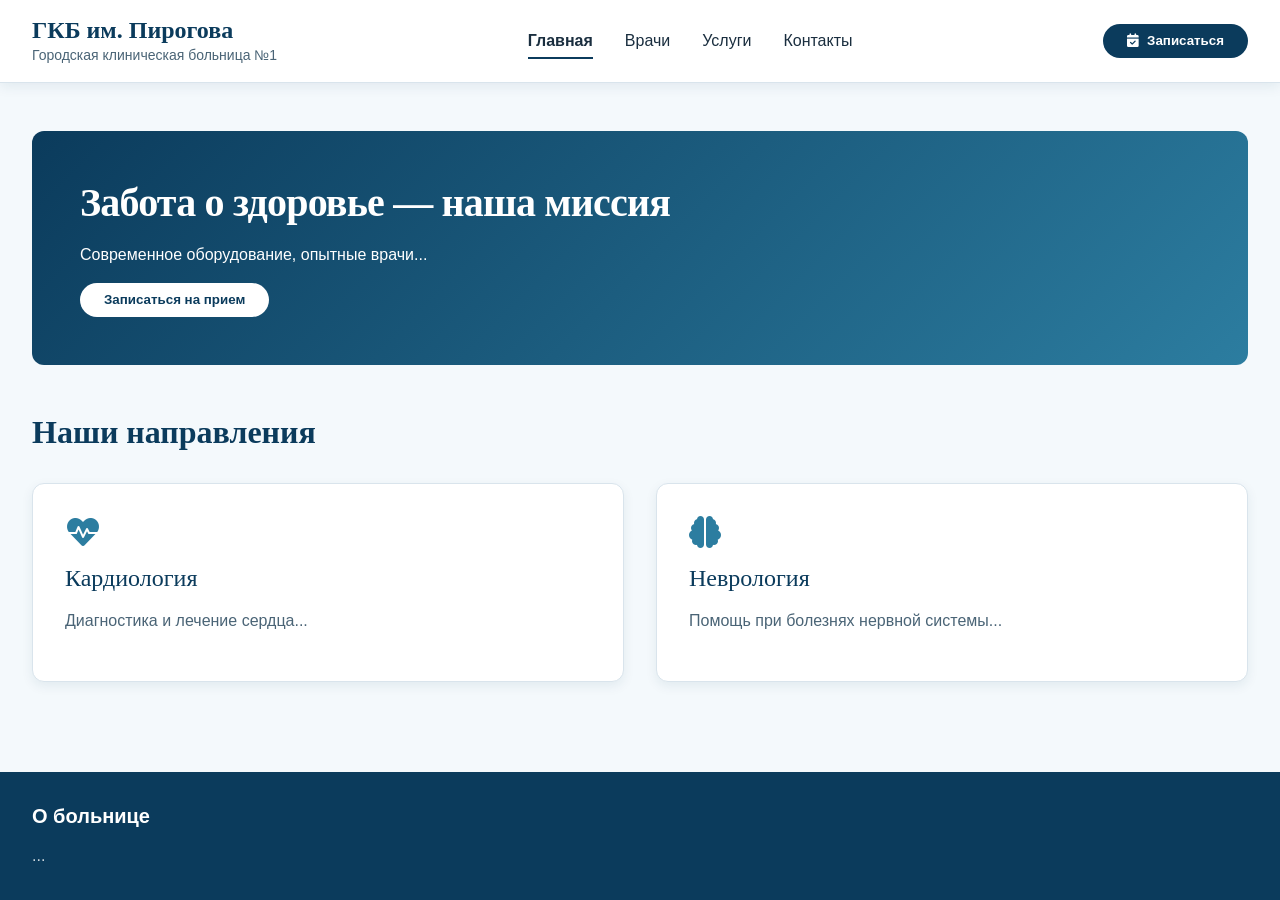
<file: index.html>
<!DOCTYPE html>
<html lang="ru">
<head>
    <meta charset="UTF-8">  <!-- Чтобы нормально отображались русские буквы -->
    <meta name="viewport" content="width=device-width, initial-scale=1.0"> <!-- Чтобы на телефонах сайт нормально сжимался -->
    <title>ГКБ им. Пирогова - Главная</title> <!-- Это название вкладки в браузере -->

    <!-- Подключаем шрифты Google (чтобы текст красиво выглядел) -->
    <link href="https://fonts.googleapis.com/css2?family=Inter...">

    <!-- Иконки Font Awesome (всякие картинки: телефон, календарик и т.д.) -->
    <link rel="stylesheet" href="https://cdnjs.cloudflare.com/ajax/libs/font-awesome/6.0.0-beta3/css/all.min.css">

    <!-- Основные стили (цвета, отступы, шрифты) — лежат в отдельном файле style.css -->
    <link rel="stylesheet" href="style.css">

    <style>
        /* Стили, которые относятся только к этой странице */

        .modal { /* Это затемнённое окно, которое выскакивает поверх страницы */
            display: none;  /* Сначала окно скрыто */
            position: fixed;
            top: 0;
            left: 0;
            width: 100%;
            height: 100%;
            background-color: rgba(0, 0, 0, 0.6); /* Полупрозрачный чёрный фон */
            backdrop-filter: blur(5px); /* Размытие фона за окном */
        }

        .modal.active { /* Когда к окну добавляют класс .active — оно появляется */
            display: flex;
        }

        .modal-content { /* Белая карточка внутри модального окна */
            background-color: white;
            border-radius: 12px;
            width: 90%;
            max-width: 500px;
            animation: slideIn 0.3s ease; /* Плавный выезд сверху */
        }

        @keyframes slideIn { /* Анимация: окно выезжает сверху */
            from { transform: translateY(-50px); opacity: 0; }
            to { transform: translateY(0); opacity: 1; }
        }

        .modal-header { /* Верхняя часть модального окна — градиентный фон */
            background: linear-gradient(135deg, #0B3B5C 0%, #2C7DA0 100%);
            border-radius: 12px 12px 0 0;
        }

        .form-row { /* Два поля в одной строке (например, телефон и дата) */
            display: grid;
            grid-template-columns: 1fr 1fr; /* Две колонки одинаковой ширины */
            gap: 1rem;
        }

        .error-message { /* Красное сообщение об ошибке (сначала скрыто) */
            color: #dc3545;
            display: none;
        }

        .error-message.show { /* Когда ошибку нужно показать — добавляется класс .show */
            display: block;
        }

        .success-notification { /* Зелёное уведомление, которое выезжает снизу-справа */
            position: fixed;
            bottom: 30px;
            right: 30px;
            background-color: #2ecc71;
            transform: translateX(400px); /* Сначала спрятано за правым краем */
        }

        .success-notification.show { /* При появлении выезжает */
            transform: translateX(0);
        }

        @media (max-width: 768px) { /* Правила для телефонов (ширина меньше 768px) */
            .form-row {
                grid-template-columns: 1fr; /* Поля не в ряд, а друг под другом */
            }
        }
    </style>
</head>
<body>

<!-- ЭТО МОДАЛЬНОЕ ОКНО (ВСПЛЫВАЮЩАЯ ФОРМА ЗАПИСИ) -->
<div class="modal" id="appointmentModal">
    <div class="modal-content">
        <div class="modal-header">
            <h3><i class="fas fa-calendar-plus"></i> Запись на прием</h3>
            <button class="modal-close" onclick="closeModal()">&times;</button> <!-- Кнопка-крестик -->
        </div>
        <div class="modal-body">
            <!-- Здесь будет форма -->
            <form id="appointmentForm" onsubmit="submitAppointment(event)">
                <!-- Поля: ФИО, телефон, дата, врач, комментарий, чекбоксы -->
                <!-- Кнопки: Отмена и Отправить -->
            </form>
        </div>
    </div>
</div>

<!-- ШАПКА САЙТА (ХЕДЕР) -->
<header>
    <div class="container header-content">
        <div class="logo">
            <h2>ГКБ им. Пирогова</h2>
            <p>Городская клиническая больница №1</p>
        </div>
        <nav>
            <ul>
                <li><a href="index.html" class="active">Главная</a></li> <!-- class="active" — подсветка текущей страницы -->
                <li><a href="doctors.html">Врачи</a></li>
                <li><a href="services.html">Услуги</a></li>
                <li><a href="contacts.html">Контакты</a></li>
            </ul>
        </nav>
        <button class="btn-appointment" onclick="openModal()"> <!-- Кнопка "Записаться" открывает модалку -->
            <i class="fas fa-calendar-check"></i> Записаться
        </button>
    </div>
</header>

<!-- ОСНОВНОЕ СОДЕРЖИМОЕ -->
<main>
    <div class="container">
        <!-- БОЛЬШАЯ КРАСИВАЯ СЕКЦИЯ С ГРАДИЕНТОМ -->
        <div class="hero-section">
            <h1>Забота о здоровье — наша миссия</h1>
            <p>Современное оборудование, опытные врачи...</p>
            <button class="btn-appointment" onclick="openModal()">Записаться на прием</button>
        </div>

        <!-- БЛОК С НАПРАВЛЕНИЯМИ (КАРТОЧКИ) -->
        <section>
            <h2>Наши направления</h2>
            <div class="card-grid">
                <div class="card">
                    <i class="fas fa-heartbeat"></i>
                    <h3>Кардиология</h3>
                    <p>Диагностика и лечение сердца...</p>
                </div>
                <div class="card">
                    <i class="fas fa-brain"></i>
                    <h3>Неврология</h3>
                    <p>Помощь при болезнях нервной системы...</p>
                </div>
                <!-- ещё две карточки -->
            </div>
        </section>
    </div>
</main>

<!-- ПОДВАЛ (ФУТЕР) -->
<footer>
    <div class="container">
        <div class="footer-grid">
            <div class="footer-col">
                <h4>О больнице</h4>
                <ul>...</ul>
            </div>
            <!-- ещё колонки -->
        </div>
    </div>
</footer>

<script>
    // ========== JavaScript (поведение страницы) ==========

    let currentDoctor = '';
    let currentService = '';

    // Функция открытия модального окна
    function openModal(doctor = '', service = '') {
        // Запоминаем, к кому или на какую услугу записываемся
        currentDoctor = doctor;
        currentService = service;

        const modal = document.getElementById('appointmentModal');
        // Показываем информационный блок, если запись к конкретному врачу или услуге
        if (doctor || service) {
            // ... показываем подсказку
        }

        // Устанавливаем минимальную дату — сегодня (нельзя записаться в прошлое)
        document.getElementById('date').min = new Date().toISOString().split('T')[0];

        modal.classList.add('active');  // Показываем окно
        document.body.style.overflow = 'hidden';  // Запрещаем прокрутку фона
    }

    // Функция закрытия модального окна
    function closeModal() {
        document.getElementById('appointmentModal').classList.remove('active');
        document.body.style.overflow = '';  // Возвращаем прокрутку
        document.getElementById('appointmentForm').reset();  // Очищаем форму
        // Прячем все сообщения об ошибках
        document.querySelectorAll('.error-message').forEach(el => el.classList.remove('show'));
    }

    // Проверка телефона: должен начинаться на +7 или 8, дальше 10 цифр
    function validatePhone(phone) {
        const phoneRegex = /^(\+7|8)[\s\-]?\(?\d{3}\)?[\s\-]?\d{3}[\s\-]?\d{2}[\s\-]?\d{2}$/;
        return phoneRegex.test(phone.replace(/\s+/g, ''));
    }

    // Показать зелёное уведомление об успехе
    function showSuccessMessage(name, phone, callRequest) {
        // ... показывает всплывашку снизу
    }

    // Отправка формы (когда нажали "Отправить заявку")
    function submitAppointment(event) {
        event.preventDefault();  // Отменяем перезагрузку страницы

        // Проверяем все поля на ошибки
        // Если есть ошибки — подсвечиваем красным и показываем сообщения
        // Если всё ок — выводим данные в консоль и показываем зелёное уведомление

        console.log('Данные формы:', { ... });  // Для отладки в консоли браузера
        showSuccessMessage(...);
        closeModal();  // Закрываем окно
    }

    // Закрытие модалки при клике на затемнённую область
    window.onclick = function(event) {
        const modal = document.getElementById('appointmentModal');
        if (event.target === modal) closeModal();
    }

    // Когда страница загрузилась
    document.addEventListener('DOMContentLoaded', function() {
        const phoneInput = document.getElementById('phone');
        // Маска для телефона: при вводе автоматически подставляет +7
        phoneInput.addEventListener('input', function(e) {
            let value = e.target.value.replace(/\D/g, ''); // оставляем только цифры
            if (value.length > 0) {
                if (value.startsWith('7') || value.startsWith('8')) {
                    value = '+7' + value.slice(1);
                } else {
                    value = '+7' + value;
                }
            }
            e.target.value = value;
        });
    });
</script>

</body>
</html>
</file>
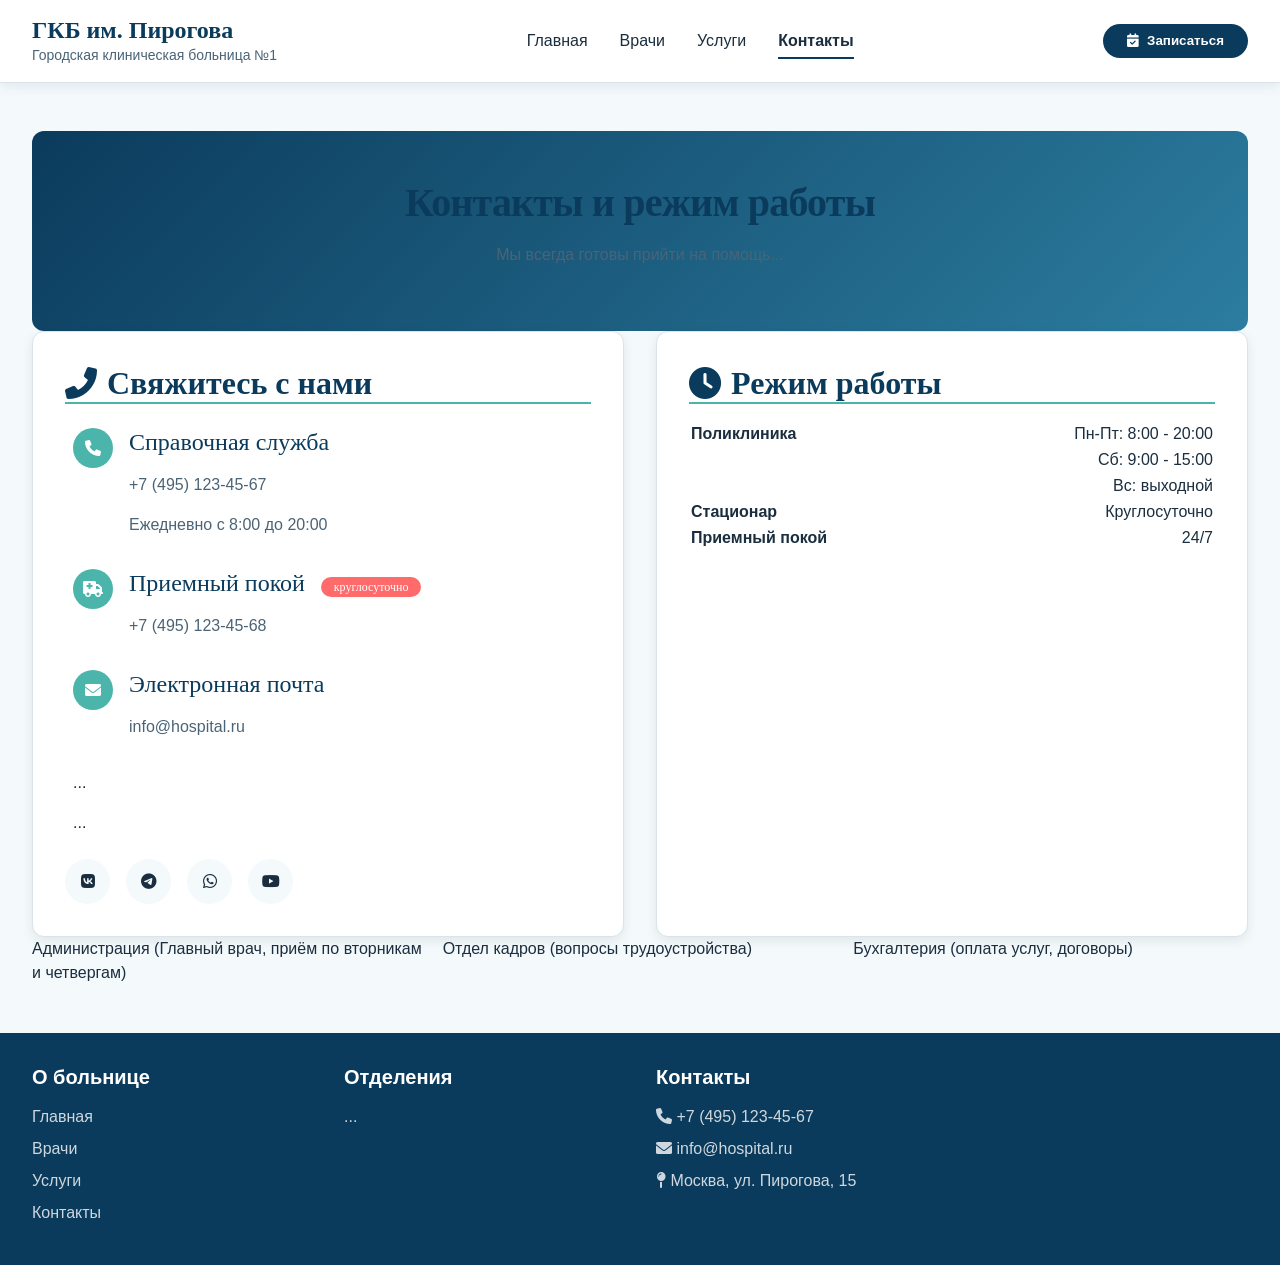
<file: contacts.html>
<!DOCTYPE html>
<html lang="ru">
<head>
    <meta charset="UTF-8"> <!-- Чтобы русские буквы не превращались в кракозябры -->
    <meta name="viewport" content="width=device-width, initial-scale=1.0"> <!-- Чтобы сайт нормально выглядел на телефонах -->
    <title>ГКБ им. Пирогова - Контакты и режим работы</title> <!-- Название вкладки в браузере -->

    <!-- Подключаем красивые шрифты от Google -->
    <link href="https://fonts.googleapis.com/css2?family=Inter...">

    <!-- Подключаем иконки (телефон, конверт, часы и т.д.) -->
    <link rel="stylesheet" href="https://cdnjs.cloudflare.com/ajax/libs/font-awesome/6.0.0-beta3/css/all.min.css">

    <!-- Основные стили (цвета, кнопки, шапка, подвал) из файла style.css -->
    <link rel="stylesheet" href="style.css">

    <style>
        /* ===== ДОПОЛНИТЕЛЬНЫЕ СТИЛИ ТОЛЬКО ДЛЯ ЭТОЙ СТРАНИЦЫ ===== */

        /* Красивая шапка раздела "Контакты" с градиентным фоном */
        .contacts-header {
            background: linear-gradient(135deg, #0B3B5C 0%, #2C7DA0 100%);
            color: white;
            padding: 3rem 0;
            border-radius: 12px;
            text-align: center;
        }

        /* Сетка контактов: две колонки на компьютере, одна на телефоне */
        .contacts-grid {
            display: grid;
            grid-template-columns: repeat(2, 1fr); /* Две колонки одинаковой ширины */
            gap: 2rem;
        }

        /* Карточка с контактной информацией (белый прямоугольник с тенью) */
        .contact-card {
            background-color: white;
            border-radius: 12px;
            padding: 2rem;
            border: 1px solid #D9E4EC;
            box-shadow: 0 4px 12px rgba(0,0,0,0.08);
            transition: transform 0.3s; /* Плавный эффект при наведении */
        }

        .contact-card:hover {
            transform: translateY(-5px); /* Карточка приподнимается при наведении */
        }

        /* Заголовок внутри карточки с иконкой и подчёркиванием */
        .contact-card h2 {
            border-bottom: 2px solid #4CB5AB;
            display: flex;
            align-items: center;
            gap: 10px;
        }

        /* Один пункт контакта (например, телефон) */
        .contact-info-item {
            display: flex;
            gap: 1rem;
            padding: 0.5rem;
            border-radius: 8px;
        }

        /* Круглая иконка слева от контакта */
        .contact-icon {
            width: 40px;
            height: 40px;
            background-color: #4CB5AB;
            border-radius: 50%;
            display: flex;
            align-items: center;
            justify-content: center;
            color: white;
        }

        /* Красный бейджик "круглосуточно" */
        .emergency-badge {
            background-color: #ff6b6b;
            color: white;
            border-radius: 20px;
            padding: 0.2rem 0.8rem;
            font-size: 0.75rem;
            margin-left: 10px;
        }

        /* Таблица с режимом работы отделений */
        .schedule-table {
            width: 100%;
        }
        .schedule-table tr {
            border-bottom: 1px solid #D9E4EC;
        }
        .schedule-table td:first-child {
            font-weight: bold; /* Название отделения жирным */
        }
        .schedule-table td:last-child {
            text-align: right; /* Время работы выравниваем вправо */
        }

        /* Иконки соцсетей */
        .social-links {
            display: flex;
            gap: 1rem;
            margin-top: 1rem;
        }
        .social-link {
            width: 45px;
            height: 45px;
            background-color: #F4F9FC;
            border-radius: 50%;
            display: flex;
            align-items: center;
            justify-content: center;
            transition: all 0.2s;
        }
        .social-link:hover {
            background-color: #0B3B5C;
            color: white;
            transform: translateY(-3px); /* При наведении иконка подпрыгивает */
        }

        /* ===== МОДАЛЬНОЕ ОКНО (ВСПЛЫВАЮЩАЯ ФОРМА ЗАПИСИ) ===== */
        .modal {
            display: none; /* Сначала скрыто */
            position: fixed;
            top: 0;
            left: 0;
            width: 100%;
            height: 100%;
            background-color: rgba(0, 0, 0, 0.6); /* Полупрозрачный чёрный фон */
            backdrop-filter: blur(5px); /* Размытие фона за окном */
            justify-content: center;
            align-items: center;
            z-index: 1000;
        }
        .modal.active {
            display: flex; /* Показываем окно, когда есть класс .active */
        }

        /* Белая карточка внутри модального окна */
        .modal-content {
            background-color: white;
            border-radius: 12px;
            width: 90%;
            max-width: 500px;
            animation: slideIn 0.3s ease;
        }

        /* Анимация: окно выезжает сверху */
        @keyframes slideIn {
            from { transform: translateY(-50px); opacity: 0; }
            to { transform: translateY(0); opacity: 1; }
        }

        /* Голова модального окна (градиентный фон) */
        .modal-header {
            background: linear-gradient(135deg, #0B3B5C, #2C7DA0);
            border-radius: 12px 12px 0 0;
            padding: 1.5rem;
            color: white;
            display: flex;
            justify-content: space-between;
        }

        /* Кнопка-крестик для закрытия */
        .modal-close {
            background: none;
            border: none;
            color: white;
            font-size: 2rem;
            cursor: pointer;
        }

        /* Для телефонов: всё в одну колонку */
        @media (max-width: 768px) {
            .contacts-grid {
                grid-template-columns: 1fr; /* Одна колонка вместо двух */
            }
            .form-row {
                grid-template-columns: 1fr; /* Поля формы друг под другом */
            }
            .modal-content {
                width: 95%;
            }
        }
    </style>
</head>
<body>

<!-- ===== МОДАЛЬНОЕ ОКНО (ФОРМА ЗАПИСИ) ===== -->
<div class="modal" id="appointmentModal">
    <div class="modal-content">
        <div class="modal-header">
            <h3><i class="fas fa-calendar-plus"></i> Запись на прием</h3>
            <button class="modal-close" onclick="closeModal()">&times;</button> <!-- Кнопка закрыть -->
        </div>
        <div class="modal-body">
            <!-- Форма записи. При отправке вызывается функция submitAppointment -->
            <form class="appointment-form" id="appointmentForm" onsubmit="submitAppointment(event)">
                <!-- Поле ФИО -->
                <div class="form-group">
                    <label><i class="fas fa-user"></i> ФИО *</label>
                    <input type="text" id="name" placeholder="Иванов Иван Иванович" required>
                    <div class="error-message" id="nameError">Пожалуйста, введите ФИО</div>
                </div>

                <!-- Телефон и дата в одной строке (на компьютере) -->
                <div class="form-row">
                    <div class="form-group">
                        <label><i class="fas fa-phone"></i> Телефон *</label>
                        <input type="tel" id="phone" placeholder="+7 (___) ___-__-__" required>
                        <div class="error-message" id="phoneError">Введите корректный телефон</div>
                    </div>
                    <div class="form-group">
                        <label><i class="fas fa-calendar"></i> Дата *</label>
                        <input type="date" id="date" required>
                        <div class="error-message" id="dateError">Выберите дату</div>
                    </div>
                </div>

                <!-- Время и врач в одной строке -->
                <div class="form-row">
                    <div class="form-group">
                        <label><i class="fas fa-clock"></i> Время</label>
                        <select id="time">
                            <option value="09:00">09:00</option>
                            <!-- ... остальные часы ... -->
                        </select>
                    </div>
                    <div class="form-group">
                        <label><i class="fas fa-user-md"></i> Специалист</label>
                        <select id="doctor">
                            <option value="">Выберите врача</option>
                            <option value="Петрова А.И. (кардиолог)">Петрова А.И. (кардиолог)</option>
                            <!-- ... остальные врачи ... -->
                        </select>
                    </div>
                </div>

                <!-- Комментарий -->
                <div class="form-group">
                    <label><i class="fas fa-comment"></i> Комментарий</label>
                    <textarea id="comment" rows="3" placeholder="Укажите жалобы..."></textarea>
                </div>

                <!-- Чекбокс: заказать звонок -->
                <div class="checkbox-group">
                    <input type="checkbox" id="callRequest">
                    <label for="callRequest">Перезвоните мне для подтверждения записи</label>
                </div>

                <!-- Чекбокс: согласие на обработку данных (обязательный) -->
                <div class="checkbox-group">
                    <input type="checkbox" id="consent" required>
                    <label for="consent">Я согласен на обработку персональных данных *</label>
                </div>
                <div class="error-message" id="consentError">Необходимо дать согласие</div>

                <!-- Кнопки: Отмена и Отправить -->
                <div class="form-actions">
                    <button type="button" class="btn-cancel" onclick="closeModal()">Отмена</button>
                    <button type="submit" class="btn-submit">Отправить заявку</button>
                </div>
            </form>
        </div>
    </div>
</div>

<!-- ===== ШАПКА САЙТА (ХЕДЕР) ===== -->
<header>
    <div class="container header-content">
        <div class="logo">
            <h2>ГКБ им. Пирогова</h2>
            <p>Городская клиническая больница №1</p>
        </div>
        <nav>
            <ul>
                <li><a href="index.html">Главная</a></li>
                <li><a href="doctors.html">Врачи</a></li>
                <li><a href="services.html">Услуги</a></li>
                <li><a href="contacts.html" class="active">Контакты</a></li> <!-- .active = подсветка текущей страницы -->
            </ul>
        </nav>
        <button class="btn-appointment" onclick="openModal()">
            <i class="fas fa-calendar-check"></i> Записаться <!-- Кнопка открывает модальное окно -->
        </button>
    </div>
</header>

<!-- ===== ОСНОВНОЕ СОДЕРЖИМОЕ ===== -->
<main>
    <div class="container">

        <!-- Красивый заголовок раздела -->
        <div class="contacts-header">
            <h1>Контакты и режим работы</h1>
            <p>Мы всегда готовы прийти на помощь...</p>
        </div>

        <!-- Сетка с двумя карточками: Контакты и Режим работы -->
        <div class="contacts-grid">

            <!-- КАРТОЧКА 1: Свяжитесь с нами -->
            <div class="contact-card">
                <h2><i class="fas fa-phone-alt"></i> Свяжитесь с нами</h2>

                <!-- Пункт: Справочная служба -->
                <div class="contact-info-item">
                    <div class="contact-icon"><i class="fas fa-phone"></i></div>
                    <div class="contact-text">
                        <h3>Справочная служба</h3>
                        <p><a href="tel:+74951234567">+7 (495) 123-45-67</a></p>
                        <p>Ежедневно с 8:00 до 20:00</p>
                    </div>
                </div>

                <!-- Пункт: Приемный покой (с красным бейджиком) -->
                <div class="contact-info-item">
                    <div class="contact-icon"><i class="fas fa-ambulance"></i></div>
                    <div class="contact-text">
                        <h3>Приемный покой <span class="emergency-badge">круглосуточно</span></h3>
                        <p><a href="tel:+74951234568">+7 (495) 123-45-68</a></p>
                    </div>
                </div>

                <!-- Пункт: Email -->
                <div class="contact-info-item">
                    <div class="contact-icon"><i class="fas fa-envelope"></i></div>
                    <div class="contact-text">
                        <h3>Электронная почта</h3>
                        <p><a href="mailto:info@hospital.ru">info@hospital.ru</a></p>
                    </div>
                </div>

                <!-- Пункт: Отдел платных услуг -->
                <div class="contact-info-item">...</div>

                <!-- Пункт: Неотложная помощь (103 или 112) -->
                <div class="contact-info-item">...</div>

                <!-- Иконки соцсетей (ВК, Telegram, WhatsApp, YouTube) -->
                <div class="social-links">
                    <a href="#" class="social-link"><i class="fab fa-vk"></i></a>
                    <a href="#" class="social-link"><i class="fab fa-telegram"></i></a>
                    <a href="#" class="social-link"><i class="fab fa-whatsapp"></i></a>
                    <a href="#" class="social-link"><i class="fab fa-youtube"></i></a>
                </div>
            </div>

            <!-- КАРТОЧКА 2: Режим работы (таблица) -->
            <div class="contact-card">
                <h2><i class="fas fa-clock"></i> Режим работы</h2>
                <table class="schedule-table">
                    <tr><td>Поликлиника</td><td>Пн-Пт: 8:00 - 20:00</td></tr>
                    <tr><td></td><td>Сб: 9:00 - 15:00</td></tr>
                    <tr><td></td><td>Вс: выходной</td></tr>
                    <tr><td>Стационар</td><td>Круглосуточно</td></tr>
                    <tr><td>Приемный покой</td><td>24/7</td></tr>
                    <!-- ... остальные отделения ... -->
                </table>
            </div>
        </div>

        <!-- ТРИ ДОПОЛНИТЕЛЬНЫЕ КАРТОЧКИ: Администрация, Отдел кадров, Бухгалтерия -->
        <div style="display: grid; grid-template-columns: repeat(3, 1fr); gap: 1rem;">
            <div>Администрация (Главный врач, приём по вторникам и четвергам)</div>
            <div>Отдел кадров (вопросы трудоустройства)</div>
            <div>Бухгалтерия (оплата услуг, договоры)</div>
        </div>

    </div>
</main>

<!-- ===== ПОДВАЛ (ФУТЕР) ===== -->
<footer>
    <div class="container">
        <div class="footer-grid">
            <div class="footer-col">
                <h4>О больнице</h4>
                <ul>
                    <li><a href="index.html">Главная</a></li>
                    <li><a href="doctors.html">Врачи</a></li>
                    <li><a href="services.html">Услуги</a></li>
                    <li><a href="contacts.html">Контакты</a></li>
                </ul>
            </div>
            <div class="footer-col">
                <h4>Отделения</h4>
                <ul>...</ul>
            </div>
            <div class="footer-col">
                <h4>Контакты</h4>
                <ul>
                    <li><i class="fas fa-phone"></i> +7 (495) 123-45-67</li>
                    <li><i class="fas fa-envelope"></i> info@hospital.ru</li>
                    <li><i class="fas fa-map-pin"></i> Москва, ул. Пирогова, 15</li>
                </ul>
            </div>
        </div>
    </div>
</footer>

<!-- ===== JAVASCRIPT (поведение страницы) ===== -->
<script>
    // Функция открытия модального окна (вызывается при клике на "Записаться")
    function openModal(doctorName = '', serviceName = '') {
        const modal = document.getElementById('appointmentModal');
        // Если передали имя врача или услуги — показываем подсказку в окне
        // Устанавливаем минимальную дату — сегодня (нельзя записаться в прошлое)
        // Показываем окно и запрещаем прокрутку фона
    }

    // Функция закрытия модального окна
    function closeModal() {
        // Скрываем окно, возвращаем прокрутку, очищаем форму и ошибки
    }

    // Проверка телефона: должен быть +7 или 8 + 10 цифр
    function validatePhone(phone) { ... }

    // Отправка формы (когда нажали "Отправить заявку")
    function submitAppointment(event) {
        event.preventDefault(); // Чтобы страница не перезагружалась
        // Проверяем все поля, показываем ошибки, если есть
        // Если всё ок — выводим данные в консоль и показываем зелёное уведомление
        // Закрываем окно
    }

    // При клике на затемнённый фон — закрываем окно
    window.onclick = function(event) { ... }

    // Когда страница загрузилась — добавляем маску для телефона (автоматически подставляет +7)
    document.addEventListener('DOMContentLoaded', function() { ... });
</script>

</body>
</html>
</file>
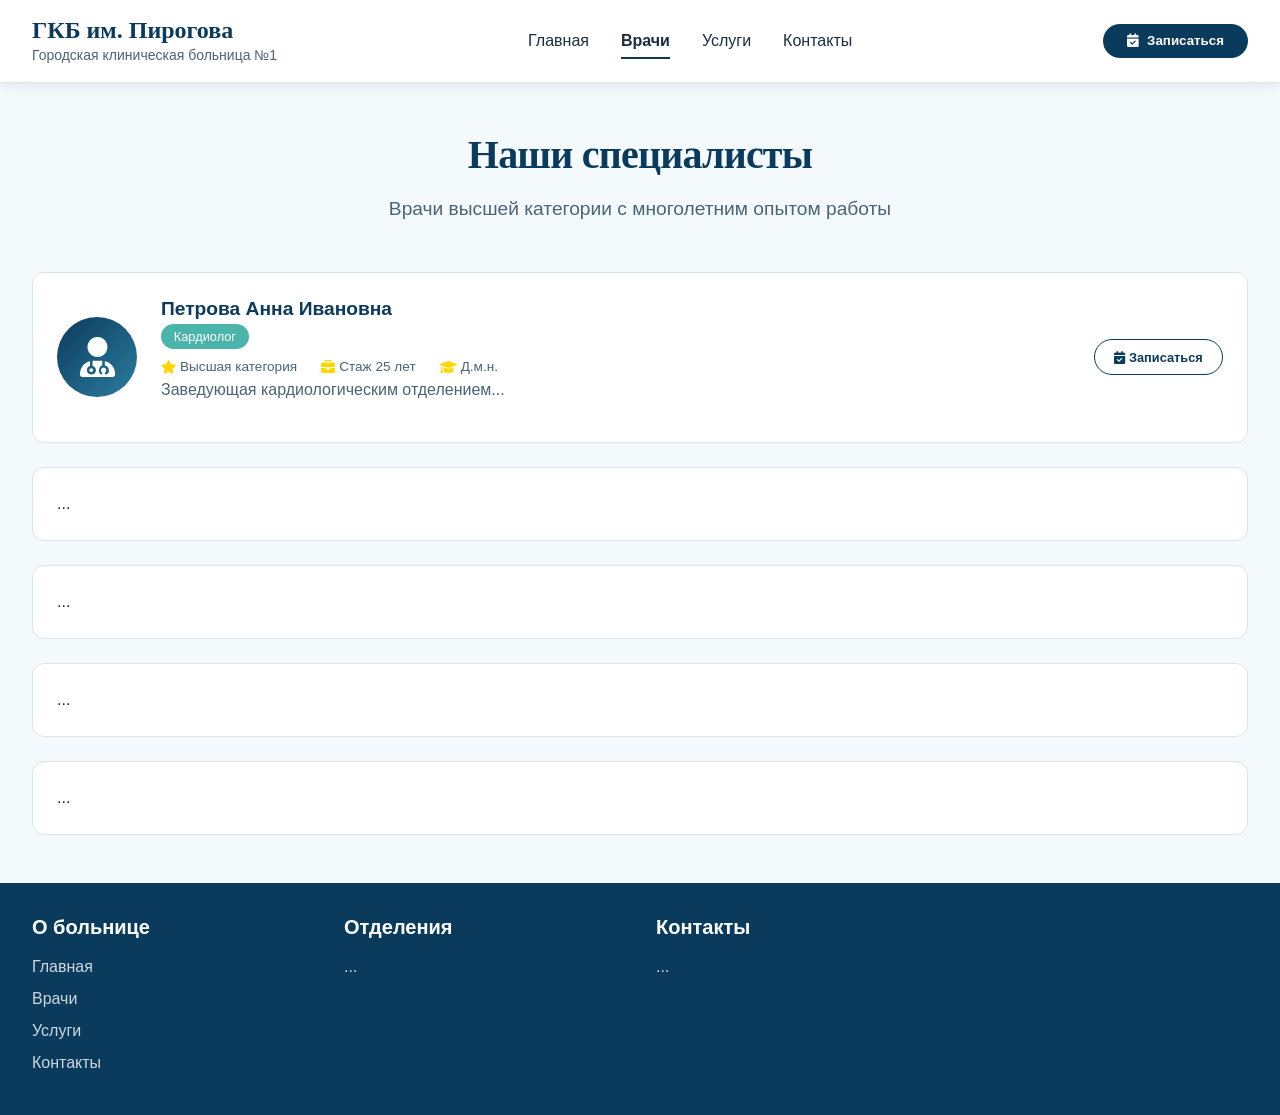
<file: doctors.html>
<!DOCTYPE html>
<html lang="ru">
<head>
    <meta charset="UTF-8"> <!-- Чтобы русские буквы отображались правильно -->
    <meta name="viewport" content="width=device-width, initial-scale=1.0"> <!-- Адаптация под телефоны и планшеты -->
    <title>ГКБ им. Пирогова - Наши врачи</title> <!-- Заголовок на вкладке браузера -->

    <!-- Подключаем красивые шрифты от Google -->
    <link href="https://fonts.googleapis.com/css2?family=Inter...">

    <!-- Подключаем библиотеку иконок Font Awesome (телефон, календарь, врачи и т.д.) -->
    <link rel="stylesheet" href="https://cdnjs.cloudflare.com/ajax/libs/font-awesome/6.0.0-beta3/css/all.min.css">

    <!-- Основные стили (цвета, шапка, подвал, кнопки) из отдельного файла -->
    <link rel="stylesheet" href="style.css">

    <style>
        /* ===== ДОПОЛНИТЕЛЬНЫЕ СТИЛИ ТОЛЬКО ДЛЯ СТРАНИЦЫ ВРАЧЕЙ ===== */

        /* Список врачей — вертикальная колонка */
        .doctor-list {
            display: flex;
            flex-direction: column;
            gap: 1.5rem; /* Расстояние между карточками врачей */
        }

        /* Одна карточка врача */
        .doctor-item {
            display: flex;
            align-items: center; /* Вертикальное выравнивание по центру */
            gap: 1.5rem;
            background-color: white;
            padding: 1.5rem;
            border-radius: 12px;
            border: 1px solid #D9E4EC;
            flex-wrap: wrap; /* Чтобы на телефоне карточка не ломалась */
            transition: all 0.3s ease; /* Плавный эффект при наведении */
        }

        /* Эффект при наведении курсора на карточку */
        .doctor-item:hover {
            box-shadow: 0 8px 20px rgba(11, 59, 92, 0.1);
            border-color: #2C7DA0; /* Меняется цвет рамки */
        }

        /* Аватар врача (круглая иконка с градиентом) */
        .doctor-avatar {
            width: 80px;
            height: 80px;
            background: linear-gradient(135deg, #0B3B5C, #2C7DA0); /* Синий градиент */
            border-radius: 50%; /* Круг */
            display: flex;
            align-items: center;
            justify-content: center;
            color: white;
            font-size: 2.5rem;
        }

        /* Блок с информацией о враче (занимает всё свободное место) */
        .doctor-info {
            flex: 1;
            min-width: 250px;
        }

        /* Имя врача */
        .doctor-info h4 {
            margin-bottom: 4px;
            color: #0B3B5C;
            font-size: 1.2rem;
        }

        /* Специализация (цветной бейджик) */
        .doctor-specialty {
            display: inline-block;
            background-color: #4CB5AB;
            color: white;
            padding: 0.2rem 0.8rem;
            border-radius: 20px;
            font-size: 0.8rem;
        }

        /* Статистика: категория, стаж, учёная степень */
        .doctor-stats {
            display: flex;
            gap: 1.5rem;
            margin-top: 0.5rem;
            flex-wrap: wrap;
        }

        .doctor-stats span {
            font-size: 0.85rem;
            color: #4A6476;
            display: flex;
            align-items: center;
            gap: 4px;
        }

        .doctor-stats i {
            color: gold; /* Звёздочки золотые */
        }

        /* Кнопка "Записаться" (прижимается к правому краю) */
        .btn-outline {
            margin-left: auto;
            padding: 0.6rem 1.2rem;
            white-space: nowrap; /* Чтобы текст не переносился */
        }

        /* ===== МОДАЛЬНОЕ ОКНО (ФОРМА ЗАПИСИ) — такое же, как на других страницах ===== */
        .modal {
            display: none; /* Сначала скрыто */
            position: fixed;
            top: 0;
            left: 0;
            width: 100%;
            height: 100%;
            background-color: rgba(0, 0, 0, 0.6);
            backdrop-filter: blur(5px); /* Размытие фона */
            justify-content: center;
            align-items: center;
            z-index: 1000;
        }
        .modal.active {
            display: flex; /* Показываем, когда есть класс .active */
        }

        /* Белая карточка внутри модального окна */
        .modal-content {
            background-color: white;
            border-radius: 12px;
            width: 90%;
            max-width: 500px;
            animation: slideIn 0.3s ease;
        }

        /* Анимация выезда сверху */
        @keyframes slideIn {
            from { transform: translateY(-50px); opacity: 0; }
            to { transform: translateY(0); opacity: 1; }
        }

        /* Голова модального окна (градиент) */
        .modal-header {
            background: linear-gradient(135deg, #0B3B5C, #2C7DA0);
            border-radius: 12px 12px 0 0;
            padding: 1.5rem;
            color: white;
        }

        /* Кнопка-крестик */
        .modal-close {
            background: none;
            border: none;
            color: white;
            font-size: 2rem;
            cursor: pointer;
        }

        /* Для телефонов: карточки врачей в столбик, кнопки на всю ширину */
        @media (max-width: 768px) {
            .doctor-item {
                flex-direction: column; /* Всё в колонку */
                text-align: center;
            }
            .btn-outline {
                margin-left: 0;
                width: 100%; /* Кнопка на всю ширину */
            }
            .form-row {
                grid-template-columns: 1fr; /* Поля формы друг под другом */
            }
        }
    </style>
</head>
<body>

<!-- ===== МОДАЛЬНОЕ ОКНО (ВСПЛЫВАЮЩАЯ ФОРМА ЗАПИСИ) ===== -->
<div class="modal" id="appointmentModal">
    <div class="modal-content">
        <div class="modal-header">
            <h3><i class="fas fa-calendar-plus"></i> Запись на прием</h3>
            <button class="modal-close" onclick="closeModal()">&times;</button>
        </div>
        <div class="modal-body">
            <!-- Информационная строка (например: "Запись к врачу: Петрова А.И.") -->
            <div class="service-info" id="selectedServiceInfo" style="display: none;">
                <i class="fas fa-info-circle"></i>
                <span id="selectedServiceText"></span>
            </div>

            <!-- Форма записи -->
            <form class="appointment-form" id="appointmentForm" onsubmit="submitAppointment(event)">
                <!-- Поле ФИО -->
                <div class="form-group">
                    <label><i class="fas fa-user"></i> ФИО *</label>
                    <input type="text" id="name" placeholder="Иванов Иван Иванович" required>
                    <div class="error-message" id="nameError">Пожалуйста, введите ФИО</div>
                </div>

                <!-- Телефон и дата в одной строке (на компьютере) -->
                <div class="form-row">
                    <div class="form-group">
                        <label><i class="fas fa-phone"></i> Телефон *</label>
                        <input type="tel" id="phone" placeholder="+7 (___) ___-__-__" required>
                        <div class="error-message" id="phoneError">Введите корректный телефон</div>
                    </div>
                    <div class="form-group">
                        <label><i class="fas fa-calendar"></i> Дата *</label>
                        <input type="date" id="date" required>
                        <div class="error-message" id="dateError">Выберите дату</div>
                    </div>
                </div>

                <!-- Время и врач в одной строке -->
                <div class="form-row">
                    <div class="form-group">
                        <label><i class="fas fa-clock"></i> Время</label>
                        <select id="time">...</select>
                    </div>
                    <div class="form-group">
                        <label><i class="fas fa-user-md"></i> Специалист</label>
                        <select id="doctor">...</select>
                    </div>
                </div>

                <!-- Комментарий -->
                <div class="form-group">
                    <label><i class="fas fa-comment"></i> Комментарий</label>
                    <textarea id="comment" rows="3" placeholder="Укажите жалобы..."></textarea>
                </div>

                <!-- Чекбокс "Заказать звонок" -->
                <div class="checkbox-group">
                    <input type="checkbox" id="callRequest">
                    <label for="callRequest">Перезвоните мне для подтверждения записи</label>
                </div>

                <!-- Чекбокс "Согласие на обработку данных" (обязательный) -->
                <div class="checkbox-group">
                    <input type="checkbox" id="consent" required>
                    <label for="consent">Я согласен на обработку персональных данных *</label>
                </div>
                <div class="error-message" id="consentError">Необходимо дать согласие</div>

                <!-- Кнопки: Отмена и Отправить -->
                <div class="form-actions">
                    <button type="button" class="btn-cancel" onclick="closeModal()">Отмена</button>
                    <button type="submit" class="btn-submit">Отправить заявку</button>
                </div>
            </form>
        </div>
    </div>
</div>

<!-- ===== ШАПКА САЙТА (ХЕДЕР) ===== -->
<header>
    <div class="container header-content">
        <div class="logo">
            <h2>ГКБ им. Пирогова</h2>
            <p>Городская клиническая больница №1</p>
        </div>
        <nav>
            <ul>
                <li><a href="index.html">Главная</a></li>
                <li><a href="doctors.html" class="active">Врачи</a></li> <!-- .active — подсветка текущей страницы -->
                <li><a href="services.html">Услуги</a></li>
                <li><a href="contacts.html">Контакты</a></li>
            </ul>
        </nav>
        <button class="btn-appointment" onclick="openModal()">
            <i class="fas fa-calendar-check"></i> Записаться
        </button>
    </div>
</header>

<!-- ===== ОСНОВНОЕ СОДЕРЖИМОЕ ===== -->
<main>
    <div class="container">
        <!-- Заголовок страницы -->
        <div class="page-header">
            <h1>Наши специалисты</h1>
            <p>Врачи высшей категории с многолетним опытом работы</p>
        </div>

        <!-- Список врачей -->
        <section>
            <div class="doctor-list">

                <!-- ВРАЧ 1: Петрова Анна Ивановна (кардиолог) -->
                <div class="doctor-item">
                    <div class="doctor-avatar">
                        <i class="fas fa-user-md"></i> <!-- Иконка врача -->
                    </div>
                    <div class="doctor-info">
                        <h4>Петрова Анна Ивановна</h4>
                        <span class="doctor-specialty">Кардиолог</span>
                        <div class="doctor-stats">
                            <span><i class="fas fa-star"></i> Высшая категория</span>
                            <span><i class="fas fa-briefcase"></i> Стаж 25 лет</span>
                            <span><i class="fas fa-graduation-cap"></i> Д.м.н.</span>
                        </div>
                        <p>Заведующая кардиологическим отделением...</p>
                    </div>
                    <button class="btn-outline" onclick="openModal('Петрова Анна Ивановна')">
                        <i class="fas fa-calendar-check"></i> Записаться
                    </button>
                </div>

                <!-- ВРАЧ 2: Соколов Дмитрий Павлович (невролог) -->
                <div class="doctor-item">...</div>

                <!-- ВРАЧ 3: Иванова Елена Сергеевна (УЗИ-диагностика) -->
                <div class="doctor-item">...</div>

                <!-- ВРАЧ 4: Козлов Андрей Викторович (хирург-ортопед) -->
                <div class="doctor-item">...</div>

                <!-- ВРАЧ 5: Михайлова Татьяна Викторовна (терапевт) -->
                <div class="doctor-item">...</div>

            </div>
        </section>
    </div>
</main>

<!-- ===== ПОДВАЛ (ФУТЕР) ===== -->
<footer>
    <div class="container">
        <div class="footer-grid">
            <div class="footer-col">
                <h4>О больнице</h4>
                <ul>
                    <li><a href="index.html">Главная</a></li>
                    <li><a href="doctors.html">Врачи</a></li>
                    <li><a href="services.html">Услуги</a></li>
                    <li><a href="contacts.html">Контакты</a></li>
                </ul>
            </div>
            <div class="footer-col">
                <h4>Отделения</h4>
                <ul>...</ul>
            </div>
            <div class="footer-col">
                <h4>Контакты</h4>
                <ul>...</ul>
            </div>
        </div>
    </div>
</footer>

<!-- ===== JAVASCRIPT (поведение страницы) ===== -->
<script>
    // Функция открытия модального окна
    // Если передан doctorName — подставляем его в форму и показываем подсказку
    function openModal(doctorName = '') {
        const modal = document.getElementById('appointmentModal');
        const serviceInfo = document.getElementById('selectedServiceInfo');
        const serviceText = document.getElementById('selectedServiceText');

        if (doctorName) {
            serviceInfo.style.display = 'block';
            serviceText.textContent = `Запись к врачу: ${doctorName}`;

            // Автоматически выбираем этого врача в выпадающем списке
            const doctorSelect = document.getElementById('doctor');
            for (let option of doctorSelect.options) {
                if (option.text.includes(doctorName.split(' ')[0])) {
                    doctorSelect.value = option.value;
                    break;
                }
            }
        } else {
            serviceInfo.style.display = 'none';
        }

        // Нельзя выбрать дату раньше сегодняшней
        document.getElementById('date').min = new Date().toISOString().split('T')[0];

        modal.classList.add('active');
        document.body.style.overflow = 'hidden'; // Запрещаем прокрутку фона
    }

    // Закрыть модальное окно
    function closeModal() {
        document.getElementById('appointmentModal').classList.remove('active');
        document.body.style.overflow = '';
        document.getElementById('appointmentForm').reset(); // Очищаем форму
        // Скрываем все сообщения об ошибках
        document.querySelectorAll('.error-message').forEach(el => el.classList.remove('show'));
    }

    // Проверка телефона: +7 или 8, потом 10 цифр
    function validatePhone(phone) { ... }

    // Отправка формы (когда нажали "Отправить заявку")
    function submitAppointment(event) {
        event.preventDefault(); // Не перезагружать страницу

        // Проверяем все поля, показываем ошибки
        // Если всё ок — выводим в консоль и показываем зелёное уведомление

        // Здесь данные НЕ сохраняются в localStorage
        // (только выводятся в консоль и показывается уведомление)

        closeModal(); // Закрываем окно после отправки
    }

    // При клике на затемнённый фон — закрываем окно
    window.onclick = function(event) {
        if (event.target === document.getElementById('appointmentModal')) {
            closeModal();
        }
    }

    // Маска для телефона: автоматически подставляет +7 при вводе
    document.addEventListener('DOMContentLoaded', function() {
        const phoneInput = document.getElementById('phone');
        phoneInput.addEventListener('input', function(e) {
            let value = e.target.value.replace(/\D/g, '');
            if (value.length > 0) {
                if (value.startsWith('7') || value.startsWith('8')) {
                    value = '+7' + value.slice(1);
                } else {
                    value = '+7' + value;
                }
            }
            e.target.value = value;
        });

        // Подсветка активного пункта меню
        const currentPage = 'doctors.html';
        document.querySelectorAll('nav a').forEach(link => {
            link.classList.remove('active');
            if (link.getAttribute('href') === currentPage) {
                link.classList.add('active');
            }
        });
    });
</script>

</body>
</html>
</file>
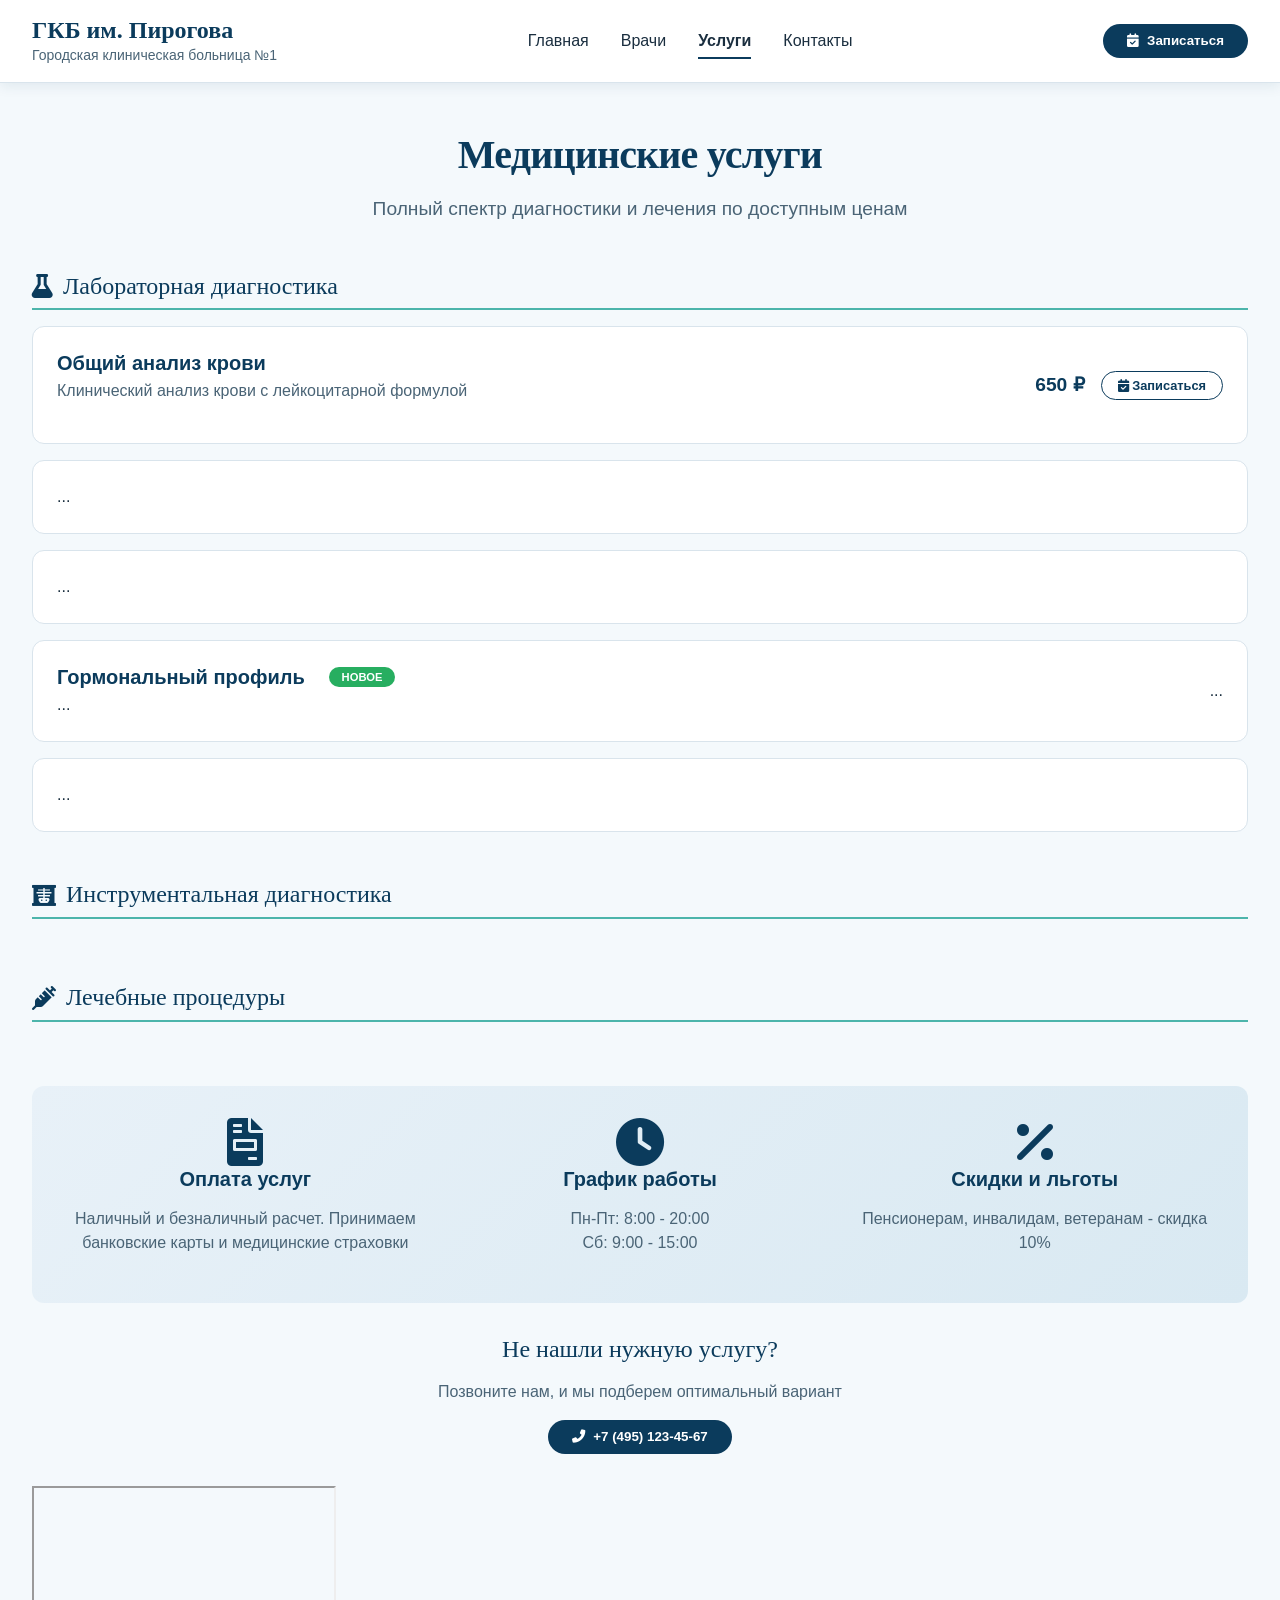
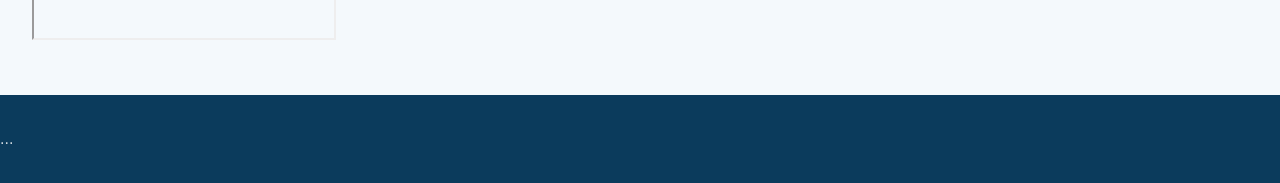
<file: services.html>
<!DOCTYPE html>
<html lang="ru">
<head>
    <meta charset="UTF-8"> <!-- Чтобы русские буквы отображались правильно -->
    <meta name="viewport" content="width=device-width, initial-scale=1.0"> <!-- Адаптация под телефоны и планшеты -->
    <title>ГКБ им. Пирогова - Медицинские услуги</title> <!-- Заголовок на вкладке браузера -->

    <!-- Подключаем красивые шрифты от Google -->
    <link href="https://fonts.googleapis.com/css2?family=Inter...">

    <!-- Подключаем библиотеку иконок Font Awesome (пробирка, рентген, шприц и т.д.) -->
    <link rel="stylesheet" href="https://cdnjs.cloudflare.com/ajax/libs/font-awesome/6.0.0-beta3/css/all.min.css">

    <!-- Основные стили (цвета, шапка, подвал) из отдельного файла -->
    <link rel="stylesheet" href="style.css">

    <style>
        /* ===== ДОПОЛНИТЕЛЬНЫЕ СТИЛИ ТОЛЬКО ДЛЯ СТРАНИЦЫ УСЛУГ ===== */

        /* Один раздел услуг (например, Лабораторная диагностика) */
        .services-section {
            margin-bottom: 3rem;
        }

        /* Заголовок раздела с иконкой и подчёркиванием */
        .services-section h3 {
            color: #0B3B5C;
            border-bottom: 2px solid #4CB5AB;
            display: flex;
            align-items: center;
            gap: 10px;
            padding-bottom: 0.5rem;
        }

        /* Список услуг в разделе — вертикальная колонка */
        .services-list {
            display: flex;
            flex-direction: column;
            gap: 1rem;
        }

        /* Одна услуга (строка с названием, ценой и кнопкой) */
        .service-item {
            background-color: white;
            border-radius: 12px;
            padding: 1.5rem;
            border: 1px solid #D9E4EC;
            display: flex;
            justify-content: space-between;
            align-items: center;
            flex-wrap: wrap; /* Чтобы на телефоне не ломалось */
            gap: 1rem;
            transition: all 0.2s;
        }

        /* Эффект при наведении на услугу */
        .service-item:hover {
            box-shadow: 0 4px 12px rgba(11, 59, 92, 0.08);
            border-color: #2C7DA0;
            transform: translateX(5px); /* Сдвиг вправо при наведении */
        }

        /* Блок с описанием услуги (занимает больше места) */
        .service-info {
            flex: 2;
            min-width: 250px;
        }

        /* Название услуги */
        .service-info h4 {
            margin-bottom: 4px;
            color: #0B3B5C;
            display: flex;
            align-items: center;
            flex-wrap: wrap;
            gap: 8px;
        }

        /* Цена услуги */
        .service-price {
            font-weight: 700;
            color: #0B3B5C;
            font-size: 1.2rem;
            min-width: 100px;
            text-align: right;
        }

        /* Цветной бейджик (Новое, Хиты) */
        .service-badge {
            display: inline-block;
            background-color: #4CB5AB;
            color: white;
            padding: 0.2rem 0.8rem;
            border-radius: 20px;
            font-size: 0.7rem;
            margin-left: 1rem;
            text-transform: uppercase;
        }

        .service-badge.popular {
            background-color: #e67e22; /* Оранжевый для "Хитов" */
        }

        .service-badge.new {
            background-color: #27ae60; /* Зелёный для "Нового" */
        }

        /* Кнопка "Записаться" */
        .btn-outline {
            white-space: nowrap; /* Чтобы текст не переносился */
        }

        /* ===== МОДАЛЬНОЕ ОКНО (ФОРМА ЗАПИСИ) — такое же, как на других страницах ===== */
        .modal {
            display: none;
            position: fixed;
            top: 0;
            left: 0;
            width: 100%;
            height: 100%;
            background-color: rgba(0, 0, 0, 0.6);
            backdrop-filter: blur(5px);
            justify-content: center;
            align-items: center;
            z-index: 1000;
        }
        .modal.active {
            display: flex;
        }

        /* Белая карточка внутри модального окна */
        .modal-content {
            background-color: white;
            border-radius: 12px;
            width: 90%;
            max-width: 500px;
            animation: slideIn 0.3s ease;
        }

        /* Анимация выезда сверху */
        @keyframes slideIn {
            from { transform: translateY(-50px); opacity: 0; }
            to { transform: translateY(0); opacity: 1; }
        }

        /* Голова модального окна (градиент) */
        .modal-header {
            background: linear-gradient(135deg, #0B3B5C, #2C7DA0);
            border-radius: 12px 12px 0 0;
            padding: 1.5rem;
            color: white;
        }

        /* Кнопка-крестик */
        .modal-close {
            background: none;
            border: none;
            color: white;
            font-size: 2rem;
            cursor: pointer;
        }

        /* Для телефонов: услуги в столбик, кнопки на всю ширину */
        @media (max-width: 768px) {
            .service-item {
                flex-direction: column;
                text-align: center;
            }
            .btn-outline {
                width: 100%;
            }
            .form-row {
                grid-template-columns: 1fr;
            }
        }
    </style>
</head>
<body>

<!-- ===== МОДАЛЬНОЕ ОКНО (ВСПЛЫВАЮЩАЯ ФОРМА ЗАПИСИ) ===== -->
<div class="modal" id="appointmentModal">
    <div class="modal-content">
        <div class="modal-header">
            <h3><i class="fas fa-calendar-plus"></i> Запись на прием</h3>
            <button class="modal-close" onclick="closeModal()">&times;</button>
        </div>
        <div class="modal-body">
            <!-- Информационная строка (например: "Запись на услугу: МРТ") -->
            <div class="service-info" id="selectedServiceInfo" style="display: none;">
                <i class="fas fa-info-circle"></i>
                <span id="selectedServiceText"></span>
            </div>

            <!-- Форма записи (такая же, как на других страницах) -->
            <form class="appointment-form" id="appointmentForm" onsubmit="submitAppointment(event)">
                <!-- Поле ФИО -->
                <div class="form-group">
                    <label><i class="fas fa-user"></i> ФИО *</label>
                    <input type="text" id="name" placeholder="Иванов Иван Иванович" required>
                    <div class="error-message" id="nameError">Пожалуйста, введите ФИО</div>
                </div>

                <!-- Телефон и дата в одной строке (на компьютере) -->
                <div class="form-row">...</div>

                <!-- Время и врач в одной строке -->
                <div class="form-row">...</div>

                <!-- Комментарий, чекбоксы, кнопки... -->
                ...
            </form>
        </div>
    </div>
</div>

<!-- ===== ШАПКА САЙТА (ХЕДЕР) ===== -->
<header>
    <div class="container header-content">
        <div class="logo">
            <h2>ГКБ им. Пирогова</h2>
            <p>Городская клиническая больница №1</p>
        </div>
        <nav>
            <ul>
                <li><a href="index.html">Главная</a></li>
                <li><a href="doctors.html">Врачи</a></li>
                <li><a href="services.html" class="active">Услуги</a></li> <!-- .active — подсветка текущей страницы -->
                <li><a href="contacts.html">Контакты</a></li>
            </ul>
        </nav>
        <button class="btn-appointment" onclick="openModal()">
            <i class="fas fa-calendar-check"></i> Записаться
        </button>
    </div>
</header>

<!-- ===== ОСНОВНОЕ СОДЕРЖИМОЕ ===== -->
<main>
    <div class="container">
        <!-- Заголовок страницы -->
        <div class="page-header">
            <h1>Медицинские услуги</h1>
            <p>Полный спектр диагностики и лечения по доступным ценам</p>
        </div>

        <!-- РАЗДЕЛ 1: Лабораторная диагностика -->
        <section class="services-section">
            <h3><i class="fas fa-flask"></i> Лабораторная диагностика</h3>
            <div class="services-list">
                <!-- Услуга: Общий анализ крови -->
                <div class="service-item">
                    <div class="service-info">
                        <h4>Общий анализ крови</h4>
                        <p>Клинический анализ крови с лейкоцитарной формулой</p>
                    </div>
                    <div class="service-price">650 ₽</div>
                    <button class="btn-outline" onclick="openModal('', 'Общий анализ крови')">
                        <i class="fas fa-calendar-check"></i> Записаться
                    </button>
                </div>

                <!-- Услуга: Биохимический анализ крови -->
                <div class="service-item">...</div>

                <!-- Услуга: Анализ мочи -->
                <div class="service-item">...</div>

                <!-- Услуга: Гормональный профиль (с бейджиком "Новое") -->
                <div class="service-item">
                    <div class="service-info">
                        <h4>Гормональный профиль <span class="service-badge new">Новое</span></h4>
                        ...
                    </div>
                    ...
                </div>

                <!-- Услуга: Коагулограмма -->
                <div class="service-item">...</div>
            </div>
        </section>

        <!-- РАЗДЕЛ 2: Инструментальная диагностика -->
        <section class="services-section">
            <h3><i class="fas fa-x-ray"></i> Инструментальная диагностика</h3>
            <div class="services-list">
                <!-- УЗИ брюшной полости, УЗИ щитовидной железы, ЭКГ, ЭхоКГ, МРТ, КТ, ФГДС... -->
                <!-- У МРТ есть бейджик "Хиты" (оранжевый) -->
            </div>
        </section>

        <!-- РАЗДЕЛ 3: Лечебные процедуры -->
        <section class="services-section">
            <h3><i class="fas fa-syringe"></i> Лечебные процедуры</h3>
            <div class="services-list">
                <!-- Инъекция, Физиотерапия, Массаж, ЛФК -->
            </div>
        </section>

        <!-- ИНФОРМАЦИОННЫЙ БЛОК (Оплата, график работы, скидки) -->
        <div style="background: linear-gradient(135deg, #e8f1f8 0%, #d9e9f2 100%); border-radius: 12px; padding: 2rem;">
            <div style="display: grid; grid-template-columns: repeat(auto-fit, minmax(250px, 1fr)); gap: 2rem;">
                <div style="text-align: center;">
                    <i class="fas fa-file-invoice" style="font-size: 3rem; color: #0B3B5C;"></i>
                    <h4>Оплата услуг</h4>
                    <p>Наличный и безналичный расчет. Принимаем банковские карты и медицинские страховки</p>
                </div>
                <div style="text-align: center;">
                    <i class="fas fa-clock" style="font-size: 3rem; color: #0B3B5C;"></i>
                    <h4>График работы</h4>
                    <p>Пн-Пт: 8:00 - 20:00<br>Сб: 9:00 - 15:00</p>
                </div>
                <div style="text-align: center;">
                    <i class="fas fa-percent" style="font-size: 3rem; color: #0B3B5C;"></i>
                    <h4>Скидки и льготы</h4>
                    <p>Пенсионерам, инвалидам, ветеранам - скидка 10%</p>
                </div>
            </div>
        </div>

        <!-- ПРИЗЫВ К ДЕЙСТВИЮ (если не нашли нужную услугу) -->
        <div style="text-align: center; margin: 2rem 0;">
            <h3>Не нашли нужную услугу?</h3>
            <p>Позвоните нам, и мы подберем оптимальный вариант</p>
            <button class="btn-appointment" onclick="window.location.href='tel:+74951234567'">
                <i class="fas fa-phone-alt"></i> +7 (495) 123-45-67
            </button>
        </div>

        <!-- КАРТА ПРОЕЗДА (Яндекс.Карты) -->
        <iframe src="https://yandex.ru/map-widget/v1/?ll=37.562056%2C55.728900&mode=whatshere&..."></iframe>
    </div>
</main>

<!-- ===== ПОДВАЛ (ФУТЕР) ===== -->
<footer>...</footer>

<!-- ===== JAVASCRIPT ===== -->
<script>
    // Функция открытия модального окна
    // Если передан serviceName — подставляем его в подсказку
    function openModal(doctorName = '', serviceName = '') {
        const modal = document.getElementById('appointmentModal');
        const serviceInfo = document.getElementById('selectedServiceInfo');
        const serviceText = document.getElementById('selectedServiceText');

        if (serviceName) {
            serviceInfo.style.display = 'block';
            serviceText.textContent = `Запись на услугу: ${serviceName}`;
        } else if (doctorName) {
            serviceInfo.style.display = 'block';
            serviceText.textContent = `Запись к врачу: ${doctorName}`;
        } else {
            serviceInfo.style.display = 'none';
        }

        // Нельзя выбрать дату раньше сегодняшней
        document.getElementById('date').min = new Date().toISOString().split('T')[0];

        modal.classList.add('active');
        document.body.style.overflow = 'hidden';
    }

    // Закрыть модальное окно
    function closeModal() { ... }

    // Проверка телефона
    function validatePhone(phone) { ... }

    // Отправка формы (показывает уведомление, но НЕ сохраняет в localStorage)
    function submitAppointment(event) { ... }

    // При клике на затемнённый фон — закрываем окно
    window.onclick = function(event) { ... }

    // Маска для телефона (автоматически подставляет +7)
    document.addEventListener('DOMContentLoaded', function() { ... });
</script>

</body>
</html>
</file>
<file: style.css>
/* ===== СБРОС СТАНДАРТНЫХ СТИЛЕЙ БРАУЗЕРА ===== */
* {
    margin: 0;        /* Убираем отступы у всех элементов */
    padding: 0;       /* Убираем внутренние отступы у всех элементов */
    box-sizing: border-box; /* Чтобы ширина элемента включала padding и border */
}

/* ===== ГЛОБАЛЬНЫЕ ПЕРЕМЕННЫЕ (CSS-КОНСТАНТЫ) ===== */
:root {
    /* ЦВЕТА */
    --color-primary: #0B3B5C;       /* Основной цвет: тёмно-синий (шапка, кнопки) */
    --color-secondary: #2C7DA0;     /* Вторичный цвет: голубой (акценты, ссылки) */
    --color-accent: #4CB5AB;        /* Акцентный цвет: мятный (бейджики, подчёркивания) */
    --color-background: #F4F9FC;    /* Цвет фона всей страницы (светло-голубой) */
    --color-surface: #FFFFFF;       /* Цвет карточек и поверхностей (белый) */
    --color-text-primary: #1A2E3F;  /* Основной цвет текста (тёмно-синий) */
    --color-text-secondary: #4A6476; /* Второстепенный цвет текста (серо-голубой) */
    --color-border: #D9E4EC;        /* Цвет рамок и границ */
    --color-success: #2E7D32;       /* Зелёный для успешных уведомлений */
    --color-error: #C62828;         /* Красный для ошибок */

    /* ШРИФТЫ */
    --font-main: 'Inter', sans-serif;        /* Основной шрифт для текста */
    --font-headings: 'Roboto Slab', serif;   /* Шрифт для заголовков */

    /* ОТСТУПЫ */
    --space-xs: 0.5rem;   /* 8px — маленький отступ */
    --space-sm: 1rem;     /* 16px — небольшой отступ */
    --space-md: 1.5rem;   /* 24px — средний отступ */
    --space-lg: 2rem;     /* 32px — большой отступ */
    --space-xl: 3rem;     /* 48px — очень большой отступ */

    /* ОФОРМЛЕНИЕ */
    --border-radius: 12px;              /* Скругление углов у карточек и кнопок */
    --box-shadow: 0 4px 12px rgba(11, 59, 92, 0.08); /* Лёгкая тень */
}

/* ===== ОСНОВНЫЕ СТИЛИ ДЛЯ СТРАНИЦЫ ===== */
body {
    font-family: var(--font-main);      /* Используем шрифт Inter */
    color: var(--color-text-primary);   /* Текст тёмно-синий */
    background-color: var(--color-background); /* Фон светло-голубой */
    line-height: 1.5;                   /* Высота строки для удобного чтения */
    font-size: 16px;                   /* Базовый размер шрифта */
    min-height: 100vh;                 /* Минимум на всю высоту экрана */
    display: flex;                     /* Используем флекс для прижатия подвала */
    flex-direction: column;            /* Элементы в колонку */
}

/* ===== ЗАГОЛОВКИ ===== */
h1, h2, h3, h4 {
    font-family: var(--font-headings); /* Рубленый шрифт для заголовков */
    font-weight: 500;
    color: var(--color-primary);
    line-height: 1.2;
    margin-bottom: var(--space-sm);    /* Отступ снизу 16px */
}

h1 {
    font-size: 2.5rem;    /* 40px */
    font-weight: 600;
    letter-spacing: -0.02em; /* Чуть сжимаем буквы для красоты */
}

h2 {
    font-size: 2rem;      /* 32px */
    font-weight: 600;
}

h3 {
    font-size: 1.5rem;    /* 24px */
}

h4 {
    font-size: 1.25rem;   /* 20px */
    font-weight: 600;
    font-family: var(--font-main); /* Для h4 используем обычный шрифт */
}

/* ===== ПАРАГРАФЫ И ССЫЛКИ ===== */
p {
    margin-bottom: var(--space-sm);
    color: var(--color-text-secondary); /* Второстепенный цвет для текста */
}

a {
    text-decoration: none; /* Убираем подчёркивание у ссылок */
    color: inherit;        /* Ссылка наследует цвет родителя */
}

/* ===== КОНТЕЙНЕР (ОГРАНИЧИВАЕТ ШИРИНУ КОНТЕНТА) ===== */
.container {
    max-width: 1280px;      /* Максимальная ширина 1280px */
    margin: 0 auto;         /* Центрируем по горизонтали */
    padding: 0 var(--space-lg); /* Отступы по бокам 32px */
    width: 100%;
}

/* ===== ШАПКА САЙТА (ХЕДЕР) ===== */
header {
    background-color: var(--color-surface); /* Белый фон */
    border-bottom: 1px solid var(--color-border); /* Серая полоска снизу */
    padding: var(--space-sm) 0;
    position: sticky;       /* Прилипает к верху при прокрутке */
    top: 0;
    z-index: 100;           /* Чтобы шапка была поверх другого контента */
    box-shadow: var(--box-shadow);
}

/* Содержимое шапки: логотип, меню, кнопка в одну строку */
.header-content {
    display: flex;
    justify-content: space-between; /* Логотип слева, меню справа */
    align-items: center;
    flex-wrap: wrap;        /* На телефоне переносится */
    gap: var(--space-sm);
}

.logo h2 {
    margin-bottom: 0;
    font-size: 1.5rem;
}

.logo p {
    margin-bottom: 0;
    font-size: 0.875rem;
}

/* Меню навигации */
nav ul {
    display: flex;
    list-style: none;
    gap: var(--space-lg);
    flex-wrap: wrap;
}

nav a {
    font-weight: 500;
    padding: var(--space-xs) 0;
    border-bottom: 2px solid transparent; /* Прозрачная полоска для эффекта при наведении */
    transition: border-color 0.2s;
}

/* При наведении на пункт меню — появляется зелёная полоска */
nav a:hover {
    border-bottom-color: var(--color-accent);
}

/* Активный пункт меню (текущая страница) — тёмно-синяя полоска */
nav a.active {
    border-bottom-color: var(--color-primary);
    font-weight: 600;
}

/* Кнопка "Записаться" в шапке */
.btn-appointment {
    background-color: var(--color-primary);
    color: white;
    padding: 0.6rem var(--space-md);
    border-radius: 40px;    /* Сильно скруглённые углы */
    font-weight: 600;
    border: none;
    cursor: pointer;
    display: inline-flex;
    align-items: center;
    gap: 8px;
}

.btn-appointment:hover {
    background-color: var(--color-secondary); /* При наведении становится голубой */
}

/* ===== ОСНОВНОЙ КОНТЕНТ ===== */
main {
    flex: 1;               /* Растягивается, чтобы прижать подвал вниз */
    padding: var(--space-xl) 0;
}

/* ===== ПОДВАЛ (ФУТЕР) ===== */
footer {
    background-color: var(--color-primary); /* Тёмно-синий фон */
    color: rgba(255, 255, 255, 0.8);
    padding: var(--space-lg) 0;
    margin-top: auto;       /* Прижимается к низу страницы */
}

/* Сетка футера — 4 колонки */
.footer-grid {
    display: grid;
    grid-template-columns: repeat(4, 1fr);
    gap: var(--space-lg);
}

.footer-col h4 {
    color: white;
    margin-bottom: var(--space-sm);
}

.footer-col ul {
    list-style: none;
}

.footer-col li {
    margin-bottom: var(--space-xs);
}

.footer-col a:hover {
    text-decoration: underline;
}

/* Копирайт в самом низу */
.copyright {
    text-align: center;
    margin-top: var(--space-lg);
    padding-top: var(--space-lg);
    border-top: 1px solid rgba(255, 255, 255, 0.2);
    font-size: 0.875rem;
}

/* ===== ПЕРЕИСПОЛЬЗУЕМЫЕ КОМПОНЕНТЫ ===== */

/* Заголовок страницы (например, "Наши специалисты") */
.page-header {
    margin-bottom: var(--space-xl);
    text-align: center;
}

.page-header p {
    font-size: 1.2rem;
    max-width: 700px;
    margin: 0 auto;
}

/* Большая герой-секция на главной странице (с градиентом) */
.hero-section {
    background: linear-gradient(135deg, var(--color-primary) 0%, var(--color-secondary) 100%);
    color: white;
    padding: var(--space-xl);
    border-radius: var(--border-radius);
    margin-bottom: var(--space-xl);
}

.hero-section h1,
.hero-section h2,
.hero-section p {
    color: white;
}

/* Кнопка внутри герой-секции — белая с синим текстом */
.hero-section .btn-appointment {
    background-color: white;
    color: var(--color-primary);
}

/* Сетка карточек (направления медицины) */
.card-grid {
    display: grid;
    grid-template-columns: repeat(auto-fit, minmax(280px, 1fr));
    gap: var(--space-lg);
    margin: var(--space-lg) 0;
}

/* Одна карточка */
.card {
    background-color: var(--color-surface);
    border-radius: var(--border-radius);
    padding: var(--space-lg);
    box-shadow: var(--box-shadow);
    border: 1px solid var(--color-border);
    transition: transform 0.2s, box-shadow 0.2s;
}

.card:hover {
    transform: translateY(-4px);    /* Приподнимается при наведении */
    box-shadow: 0 8px 24px rgba(11, 59, 92, 0.12);
}

.card i {
    font-size: 2rem;
    color: var(--color-secondary);
    margin-bottom: var(--space-sm);
}

/* Кнопка с обводкой (например, "Записаться" у врачей и услуг) */
.btn-outline {
    border: 1px solid var(--color-primary);
    color: var(--color-primary);
    background: transparent;
    padding: 0.4rem var(--space-sm);
    border-radius: 40px;
    font-size: 0.8rem;
    font-weight: 600;
    cursor: pointer;
    transition: all 0.2s;
}

.btn-outline:hover {
    background-color: var(--color-primary);
    color: white;
}

/* ===== АДАПТИВНОСТЬ (ПЛАНШЕТЫ И ТЕЛЕФОНЫ) ===== */

/* Планшеты и телефоны (ширина меньше 768px) */
@media (max-width: 768px) {
    h1 { font-size: 2rem; }
    h2 { font-size: 1.75rem; }

    /* Шапка становится в колонку */
    .header-content {
        flex-direction: column;
        text-align: center;
    }

    /* Меню по центру */
    nav ul {
        justify-content: center;
    }

    /* Футер: 2 колонки вместо 4 */
    .footer-grid {
        grid-template-columns: 1fr 1fr;
    }

    .hero-section {
        padding: var(--space-lg);
        text-align: center;
    }
}

/* Маленькие телефоны (ширина меньше 480px) */
@media (max-width: 480px) {
    .footer-grid {
        grid-template-columns: 1fr; /* Одна колонка */
    }
}

/* ===== СТИЛИ ДЛЯ ВЕБ-ПРИЛОЖЕНИЯ (УПРАВЛЕНИЕ ЗАПИСЯМИ) ===== */

/* Общий контейнер приложения */
.app-container {
    max-width: 1400px;
    margin: 0 auto;
}

/* Карточки формы, панели управления и списка записей */
.form-card, .controls-card, .appointments-list {
    background-color: var(--color-surface);
    border-radius: var(--border-radius);
    padding: var(--space-lg);
    margin-bottom: var(--space-lg);
    box-shadow: var(--box-shadow);
    border: 1px solid var(--color-border);
}

/* Строка с несколькими полями формы (например, телефон и дата) */
.form-row {
    display: grid;
    grid-template-columns: repeat(auto-fit, minmax(200px, 1fr));
    gap: var(--space-md);
    margin-bottom: var(--space-md);
}

/* Группа полей (лейбл + инпут) */
.form-group {
    margin-bottom: var(--space-md);
}

.form-group label {
    display: block;
    margin-bottom: var(--space-xs);
    font-weight: 500;
    color: var(--color-text-primary);
}

.form-group input,
.form-group select,
.form-group textarea {
    width: 100%;
    padding: 0.8rem;
    border: 1px solid var(--color-border);
    border-radius: 8px;
    font-family: var(--font-main);
    font-size: 1rem;
    transition: border-color 0.2s;
}

.form-group input:focus,
.form-group select:focus,
.form-group textarea:focus {
    outline: none;
    border-color: var(--color-secondary); /* Подсветка при фокусе */
}

/* Кнопка отправки формы (синяя) */
.btn-submit {
    background-color: var(--color-primary);
    color: white;
    padding: 0.8rem 1.5rem;
    border: none;
    border-radius: 8px;
    font-weight: 600;
    cursor: pointer;
    display: inline-flex;
    align-items: center;
    gap: 8px;
}

.btn-submit:hover {
    background-color: var(--color-secondary);
}

/* Кнопка отмены (серая) */
.btn-cancel {
    background-color: #e0e7ed;
    color: var(--color-text-primary);
    padding: 0.8rem 1.5rem;
    border: none;
    border-radius: 8px;
    font-weight: 600;
    cursor: pointer;
}

.btn-cancel:hover {
    background-color: #cbd5e1;
}

/* Панель управления: поиск, фильтр, сортировка */
.controls-row {
    display: flex;
    flex-wrap: wrap;
    gap: var(--space-md);
    align-items: flex-end;
}

/* Поле поиска с иконкой лупы */
.search-box {
    flex: 2;
    min-width: 200px;
    position: relative;
}

.search-box i {
    position: absolute;
    left: 12px;
    top: 50%;
    transform: translateY(-50%);
    color: var(--color-text-secondary);
}

.search-box input {
    width: 100%;
    padding: 0.8rem 0.8rem 0.8rem 2.5rem;
    border: 1px solid var(--color-border);
    border-radius: 40px;
    font-size: 1rem;
}

/* Блоки фильтра и сортировки */
.filter-box, .sort-box {
    flex: 1;
    min-width: 180px;
}

.filter-box label, .sort-box label {
    display: block;
    margin-bottom: 4px;
    font-size: 0.85rem;
    font-weight: 500;
}

.filter-box select, .sort-box select {
    width: 100%;
    padding: 0.7rem;
    border: 1px solid var(--color-border);
    border-radius: 8px;
    background-color: white;
}

/* Сетка карточек записей */
.appointments-grid {
    display: grid;
    grid-template-columns: repeat(auto-fill, minmax(320px, 1fr));
    gap: var(--space-md);
    margin-top: var(--space-md);
}

/* Одна карточка записи */
.appointment-card {
    background-color: var(--color-background);
    border-radius: var(--border-radius);
    padding: var(--space-md);
    border: 1px solid var(--color-border);
    transition: transform 0.2s, box-shadow 0.2s;
}

.appointment-card:hover {
    transform: translateY(-3px);
    box-shadow: var(--box-shadow);
}

/* Верхняя часть карточки: имя врача и бейджик */
.card-header {
    display: flex;
    justify-content: space-between;
    align-items: flex-start;
    margin-bottom: var(--space-sm);
    flex-wrap: wrap;
    gap: 8px;
}

.card-header h4 {
    margin-bottom: 0;
    color: var(--color-primary);
}

/* Цветной бейджик с именем врача */
.card-badge {
    background-color: var(--color-accent);
    color: white;
    padding: 0.2rem 0.6rem;
    border-radius: 20px;
    font-size: 0.75rem;
    font-weight: 500;
}

/* Тело карточки: телефон, дата, время */
.card-body p {
    margin-bottom: 8px;
    font-size: 0.9rem;
    display: flex;
    align-items: center;
    gap: 8px;
}

.card-body i {
    width: 20px;
    color: var(--color-secondary);
}

/* Кнопки редактирования и удаления */
.card-actions {
    display: flex;
    gap: var(--space-sm);
    margin-top: var(--space-md);
    padding-top: var(--space-sm);
    border-top: 1px solid var(--color-border);
}

.btn-edit {
    background-color: #e8f0fe;
    color: var(--color-primary);
}

.btn-edit:hover {
    background-color: var(--color-primary);
    color: white;
}

.btn-delete {
    background-color: #fee2e2;
    color: #dc2626; /* Красный */
}

.btn-delete:hover {
    background-color: #dc2626;
    color: white;
}

/* Сообщение, когда нет записей */
.placeholder-message {
    text-align: center;
    padding: var(--space-xl);
    color: var(--color-text-secondary);
    grid-column: 1 / -1; /* Растягивается на всю ширину сетки */
}

/* Кнопки внутри формы */
.form-actions {
    display: flex;
    gap: var(--space-sm);
    margin-top: var(--space-md);
}

/* Адаптация для телефонов (панель управления и карточки) */
@media (max-width: 768px) {
    .controls-row {
        flex-direction: column; /* Панель поиска и фильтров в столбик */
    }

    .filter-box, .sort-box {
        width: 100%;
    }

    .appointments-grid {
        grid-template-columns: 1fr; /* Одна карточка на всю ширину */
    }
}
</file>
